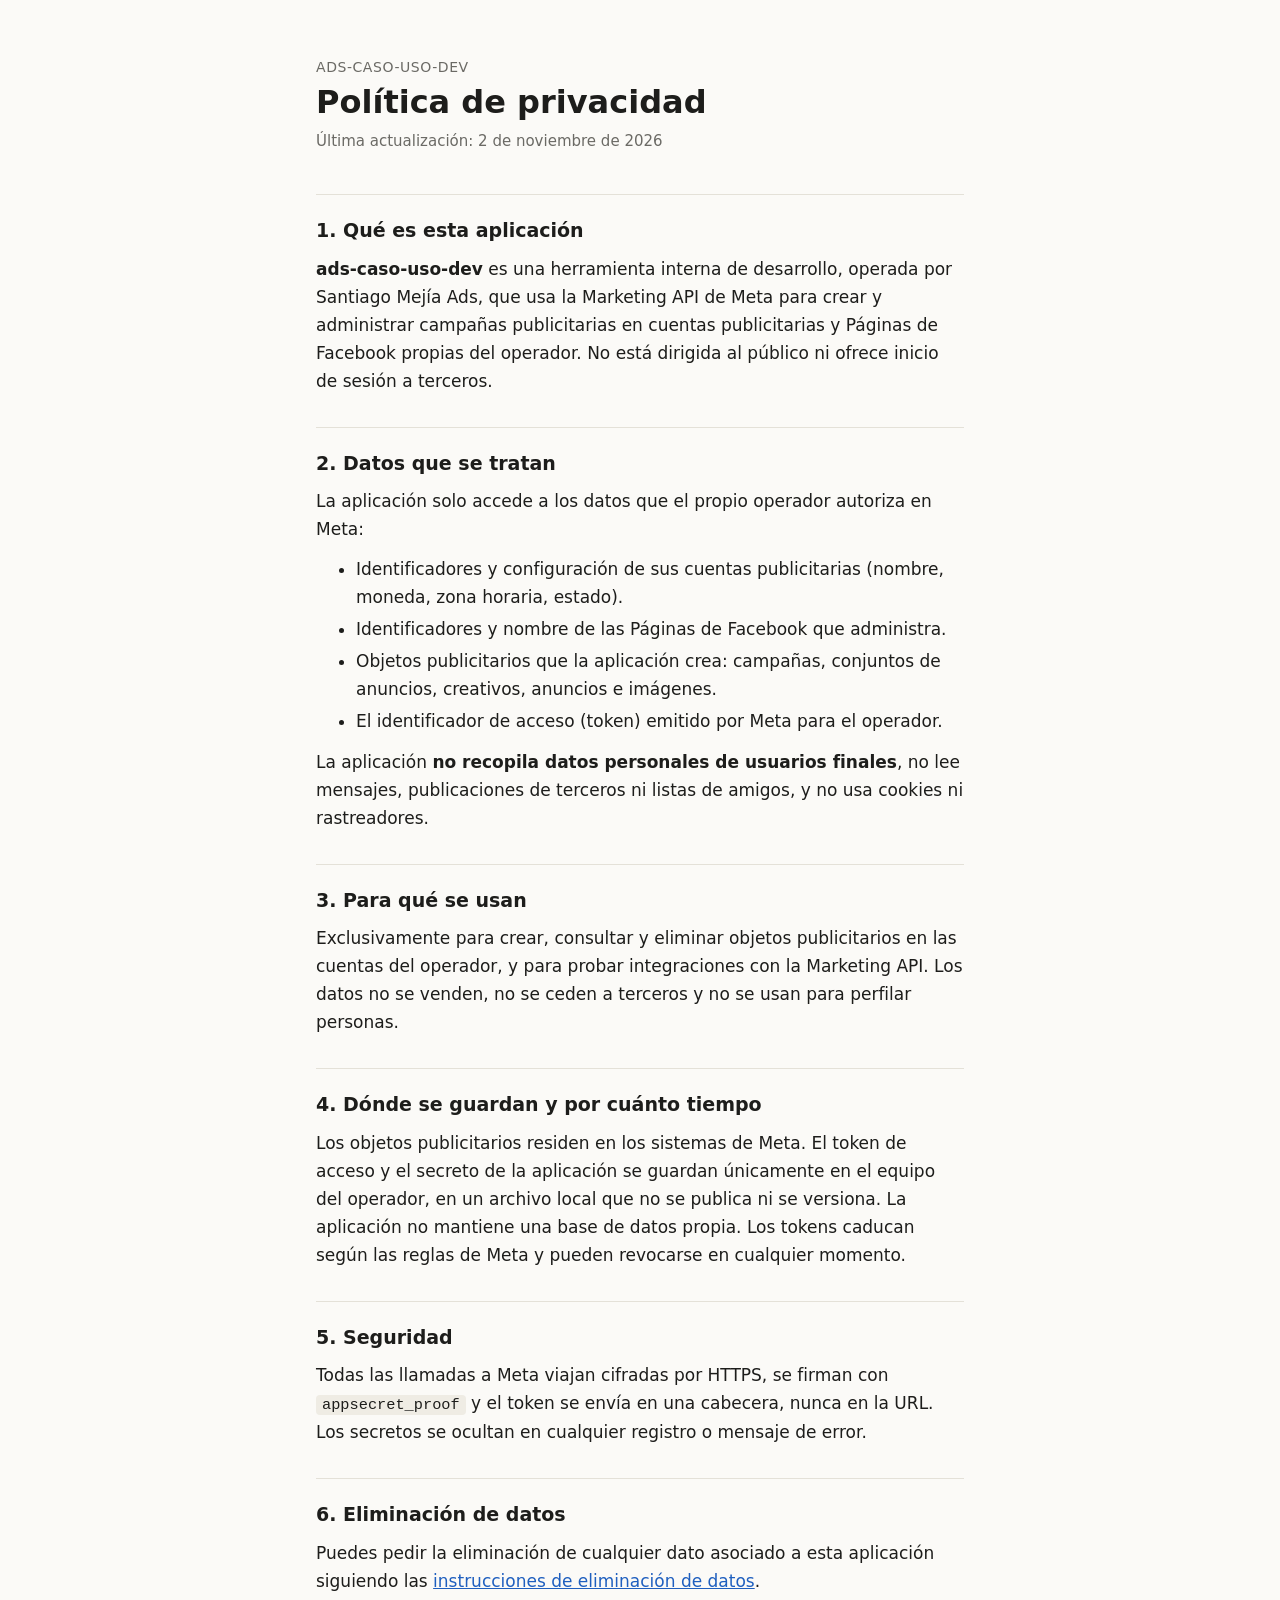
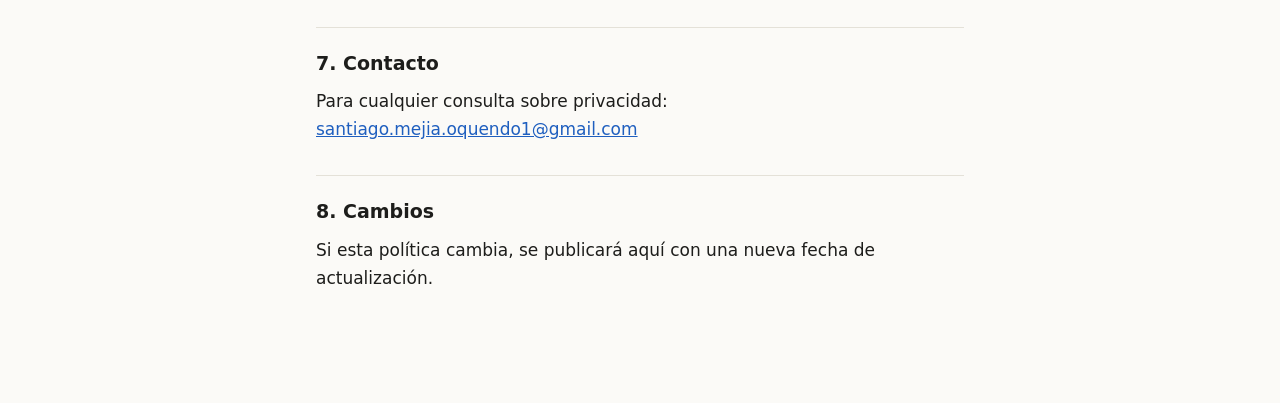
<file: index.html>
<!doctype html>
<html lang="es">
<head>
  <meta charset="utf-8">
  <meta name="viewport" content="width=device-width, initial-scale=1">
  <title>ads-caso-uso-dev</title>
  <meta http-equiv="refresh" content="0; url=privacidad.html">
  <link rel="stylesheet" href="styles.css">
</head>
<body>
  <main>
    <h1>ads-caso-uso-dev</h1>
    <p><a href="privacidad.html">Política de privacidad</a> · <a href="eliminacion-datos.html">Eliminación de datos</a></p>
  </main>
</body>
</html>
</file>
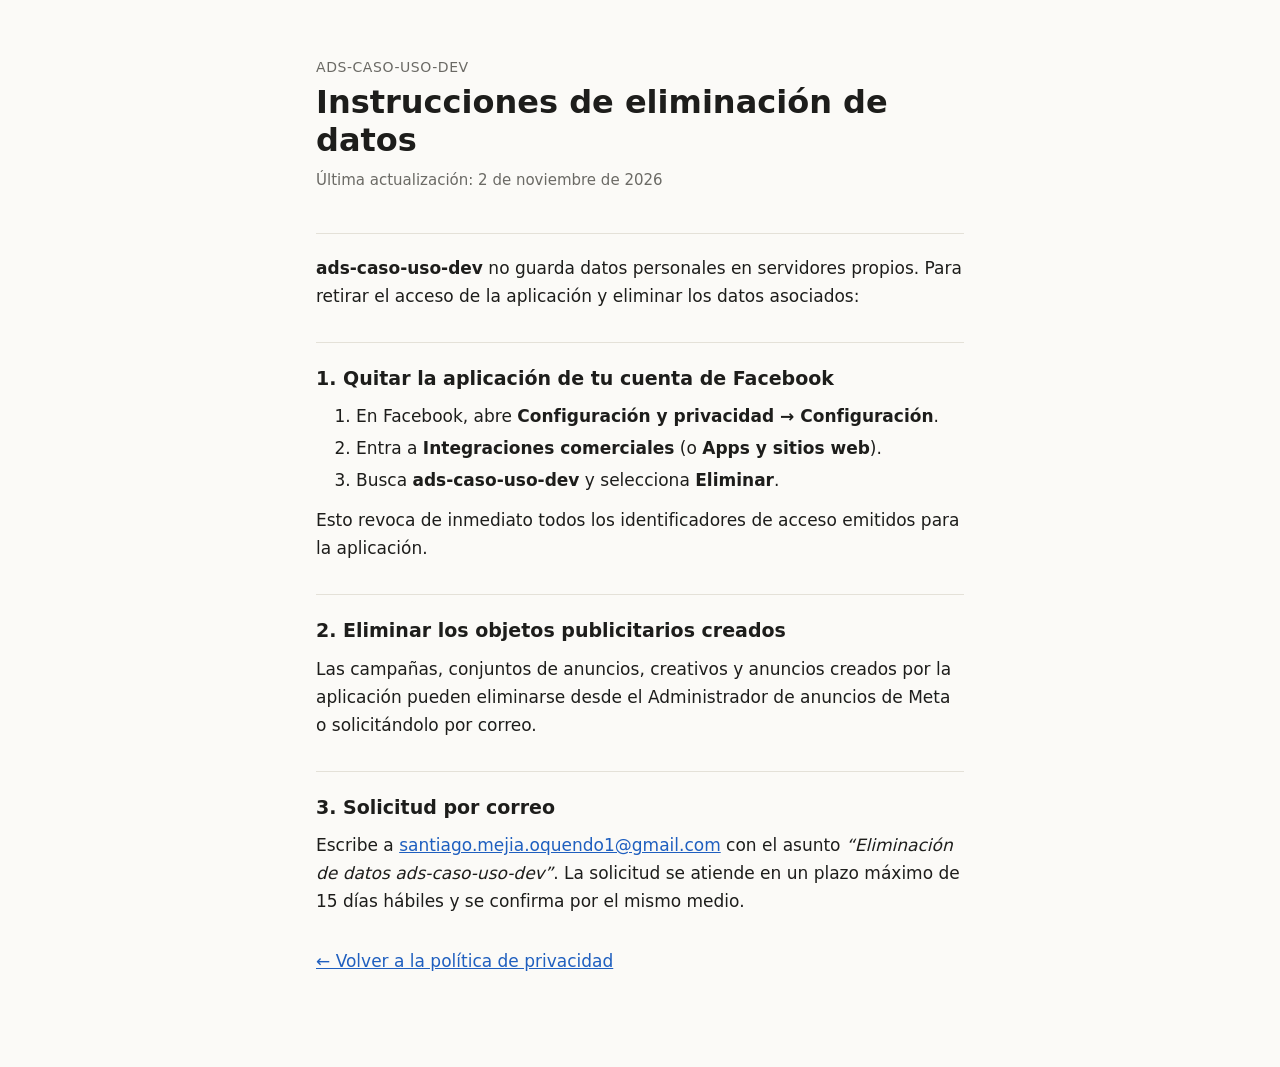
<file: eliminacion-datos.html>
<!doctype html>
<html lang="es">
<head>
  <meta charset="utf-8">
  <meta name="viewport" content="width=device-width, initial-scale=1">
  <title>Eliminación de datos · ads-caso-uso-dev</title>
  <meta name="description" content="Instrucciones para eliminar los datos asociados a la aplicación ads-caso-uso-dev.">
  <link rel="stylesheet" href="styles.css">
</head>
<body>
  <main>
    <p class="eyebrow">ads-caso-uso-dev</p>
    <h1>Instrucciones de eliminación de datos</h1>
    <p class="meta">Última actualización: 2 de noviembre de 2026</p>

    <section>
      <p>
        <strong>ads-caso-uso-dev</strong> no guarda datos personales en servidores propios.
        Para retirar el acceso de la aplicación y eliminar los datos asociados:
      </p>
    </section>

    <section>
      <h2>1. Quitar la aplicación de tu cuenta de Facebook</h2>
      <ol>
        <li>En Facebook, abre <strong>Configuración y privacidad → Configuración</strong>.</li>
        <li>Entra a <strong>Integraciones comerciales</strong> (o <strong>Apps y sitios web</strong>).</li>
        <li>Busca <strong>ads-caso-uso-dev</strong> y selecciona <strong>Eliminar</strong>.</li>
      </ol>
      <p>Esto revoca de inmediato todos los identificadores de acceso emitidos para la aplicación.</p>
    </section>

    <section>
      <h2>2. Eliminar los objetos publicitarios creados</h2>
      <p>
        Las campañas, conjuntos de anuncios, creativos y anuncios creados por la aplicación pueden
        eliminarse desde el Administrador de anuncios de Meta o solicitándolo por correo.
      </p>
    </section>

    <section>
      <h2>3. Solicitud por correo</h2>
      <p>
        Escribe a <a href="mailto:santiago.mejia.oquendo1@gmail.com?subject=Eliminaci%C3%B3n%20de%20datos%20ads-caso-uso-dev">santiago.mejia.oquendo1@gmail.com</a>
        con el asunto <em>“Eliminación de datos ads-caso-uso-dev”</em>. La solicitud se atiende en un
        plazo máximo de 15 días hábiles y se confirma por el mismo medio.
      </p>
    </section>

    <p><a href="privacidad.html">← Volver a la política de privacidad</a></p>
  </main>
</body>
</html>
</file>
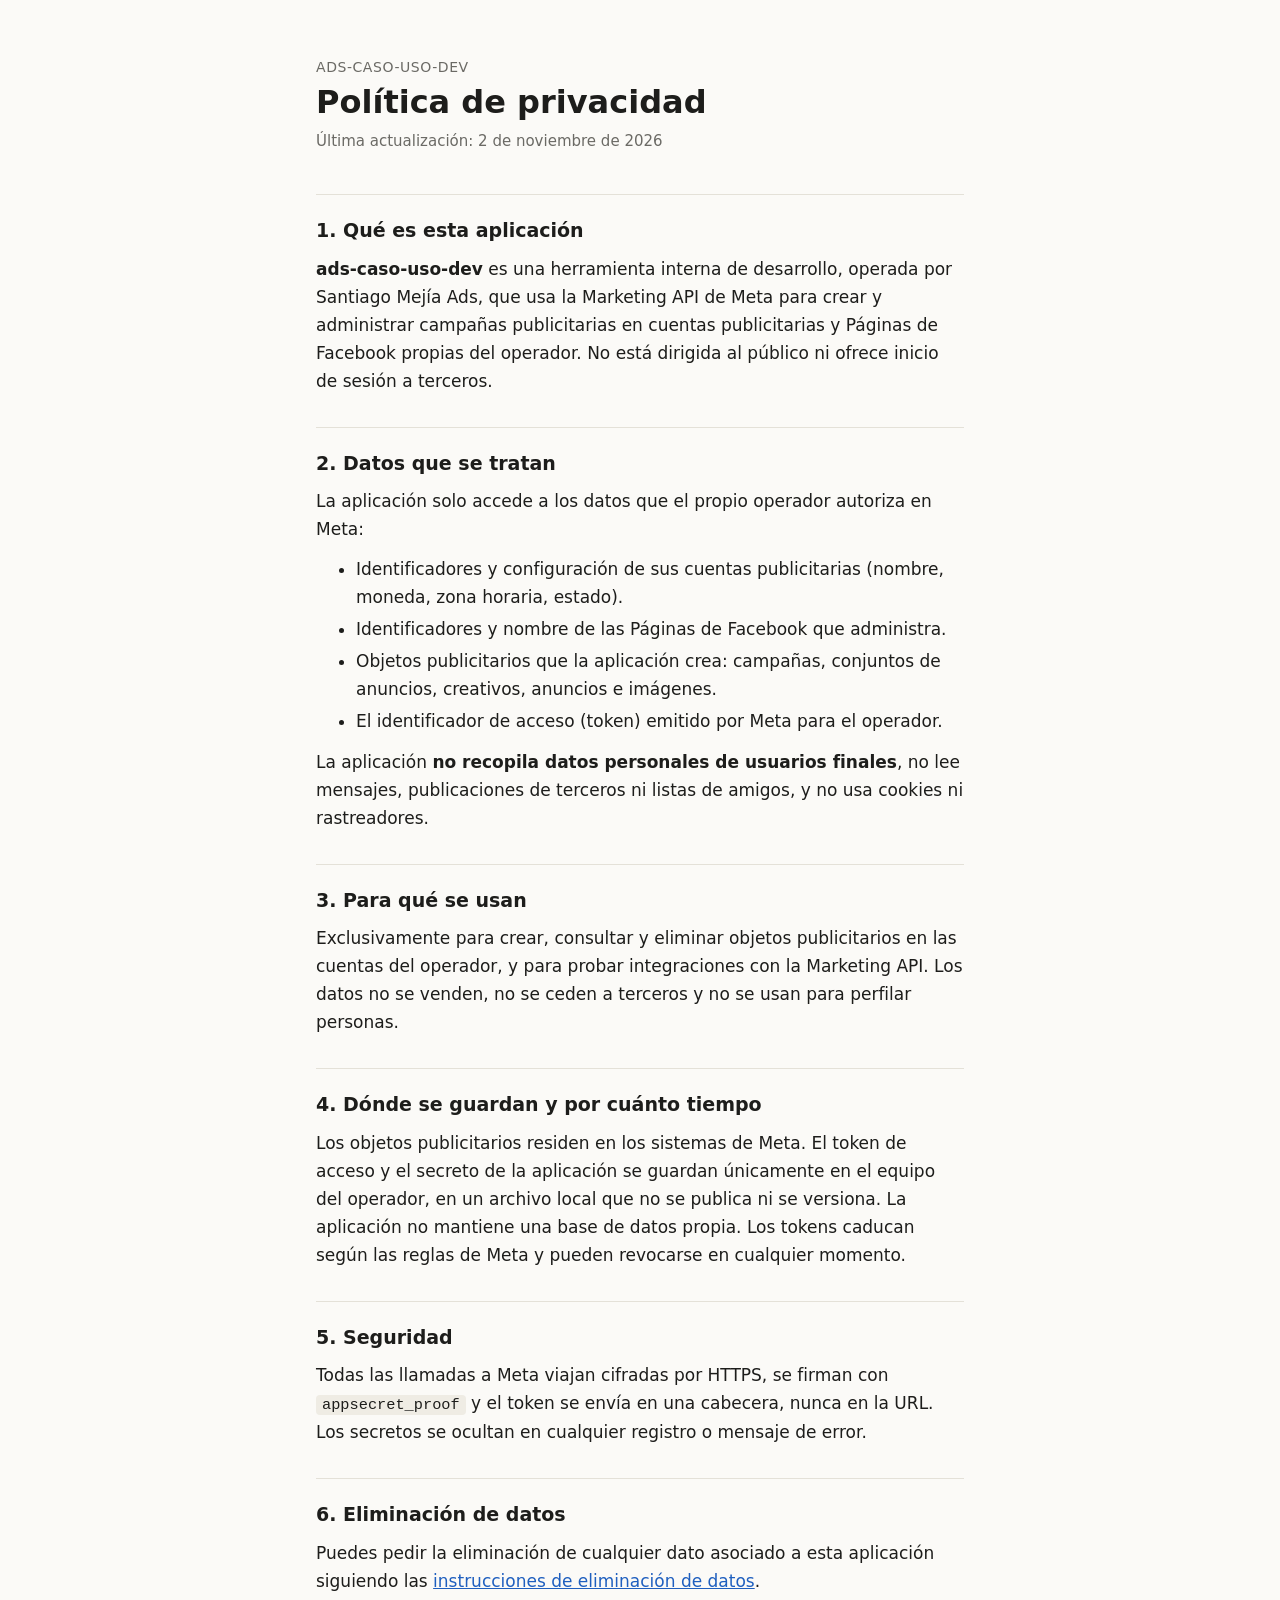
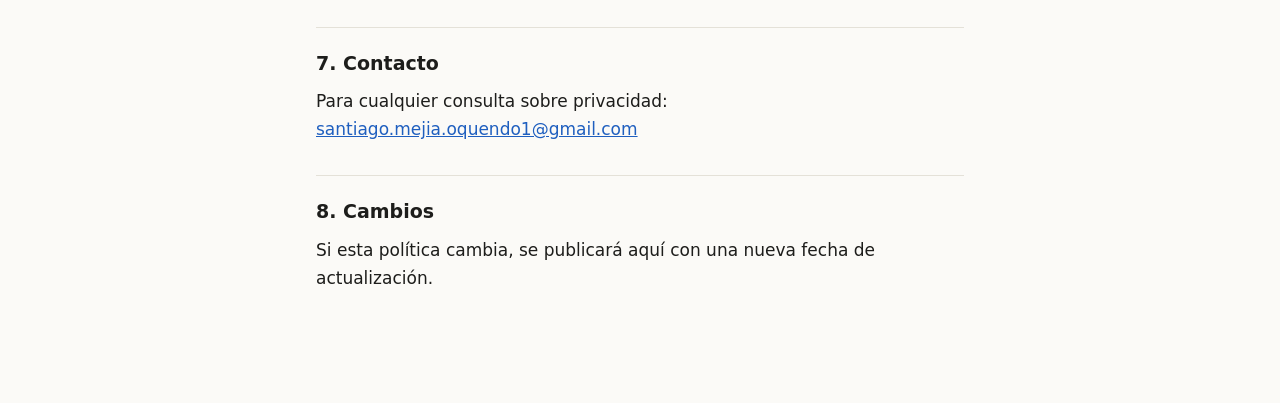
<file: privacidad.html>
<!doctype html>
<html lang="es">
<head>
  <meta charset="utf-8">
  <meta name="viewport" content="width=device-width, initial-scale=1">
  <title>Política de privacidad · ads-caso-uso-dev</title>
  <meta name="description" content="Política de privacidad de la aplicación ads-caso-uso-dev.">
  <link rel="stylesheet" href="styles.css">
</head>
<body>
  <main>
    <p class="eyebrow">ads-caso-uso-dev</p>
    <h1>Política de privacidad</h1>
    <p class="meta">Última actualización: 2 de noviembre de 2026</p>

    <section>
      <h2>1. Qué es esta aplicación</h2>
      <p>
        <strong>ads-caso-uso-dev</strong> es una herramienta interna de desarrollo, operada por
        Santiago Mejía Ads, que usa la Marketing API de Meta para crear y administrar campañas
        publicitarias en cuentas publicitarias y Páginas de Facebook propias del operador.
        No está dirigida al público ni ofrece inicio de sesión a terceros.
      </p>
    </section>

    <section>
      <h2>2. Datos que se tratan</h2>
      <p>La aplicación solo accede a los datos que el propio operador autoriza en Meta:</p>
      <ul>
        <li>Identificadores y configuración de sus cuentas publicitarias (nombre, moneda, zona horaria, estado).</li>
        <li>Identificadores y nombre de las Páginas de Facebook que administra.</li>
        <li>Objetos publicitarios que la aplicación crea: campañas, conjuntos de anuncios, creativos, anuncios e imágenes.</li>
        <li>El identificador de acceso (token) emitido por Meta para el operador.</li>
      </ul>
      <p>
        La aplicación <strong>no recopila datos personales de usuarios finales</strong>, no lee
        mensajes, publicaciones de terceros ni listas de amigos, y no usa cookies ni rastreadores.
      </p>
    </section>

    <section>
      <h2>3. Para qué se usan</h2>
      <p>
        Exclusivamente para crear, consultar y eliminar objetos publicitarios en las cuentas del
        operador, y para probar integraciones con la Marketing API. Los datos no se venden, no se
        ceden a terceros y no se usan para perfilar personas.
      </p>
    </section>

    <section>
      <h2>4. Dónde se guardan y por cuánto tiempo</h2>
      <p>
        Los objetos publicitarios residen en los sistemas de Meta. El token de acceso y el secreto
        de la aplicación se guardan únicamente en el equipo del operador, en un archivo local que
        no se publica ni se versiona. La aplicación no mantiene una base de datos propia. Los tokens
        caducan según las reglas de Meta y pueden revocarse en cualquier momento.
      </p>
    </section>

    <section>
      <h2>5. Seguridad</h2>
      <p>
        Todas las llamadas a Meta viajan cifradas por HTTPS, se firman con <code>appsecret_proof</code>
        y el token se envía en una cabecera, nunca en la URL. Los secretos se ocultan en cualquier
        registro o mensaje de error.
      </p>
    </section>

    <section id="eliminacion">
      <h2>6. Eliminación de datos</h2>
      <p>
        Puedes pedir la eliminación de cualquier dato asociado a esta aplicación siguiendo las
        <a href="eliminacion-datos.html">instrucciones de eliminación de datos</a>.
      </p>
    </section>

    <section>
      <h2>7. Contacto</h2>
      <p>Para cualquier consulta sobre privacidad: <a href="mailto:santiago.mejia.oquendo1@gmail.com">santiago.mejia.oquendo1@gmail.com</a></p>
    </section>

    <section>
      <h2>8. Cambios</h2>
      <p>Si esta política cambia, se publicará aquí con una nueva fecha de actualización.</p>
    </section>
  </main>
</body>
</html>
</file>
<file: styles.css>
:root {
  --bg: #fbfaf7;
  --fg: #1d1d1b;
  --muted: #6b6a65;
  --accent: #1f5fbf;
  --rule: #e4e1d8;
  --code-bg: #efece4;
}

@media (prefers-color-scheme: dark) {
  :root {
    --bg: #161615;
    --fg: #ecebe6;
    --muted: #a3a29b;
    --accent: #7fb0ff;
    --rule: #2c2c29;
    --code-bg: #24241f;
  }
}

* { box-sizing: border-box; }

body {
  margin: 0;
  background: var(--bg);
  color: var(--fg);
  font: 17px/1.65 system-ui, -apple-system, "Segoe UI", Roboto, sans-serif;
}

main {
  max-width: 680px;
  margin: 0 auto;
  padding: 56px 16px 80px;
}

.eyebrow {
  margin: 0 0 4px;
  color: var(--muted);
  font-size: 14px;
  letter-spacing: .04em;
  text-transform: uppercase;
}

h1 { margin: 0 0 8px; font-size: 32px; line-height: 1.2; }
.meta { margin: 0 0 40px; color: var(--muted); font-size: 15px; }

section { padding: 20px 0; border-top: 1px solid var(--rule); }
h2 { margin: 0 0 8px; font-size: 19px; }
p, ul, ol { margin: 0 0 12px; }
li { margin-bottom: 4px; }

a { color: var(--accent); }

code {
  background: var(--code-bg);
  padding: 1px 6px;
  border-radius: 4px;
  font-size: .9em;
}
</file>
